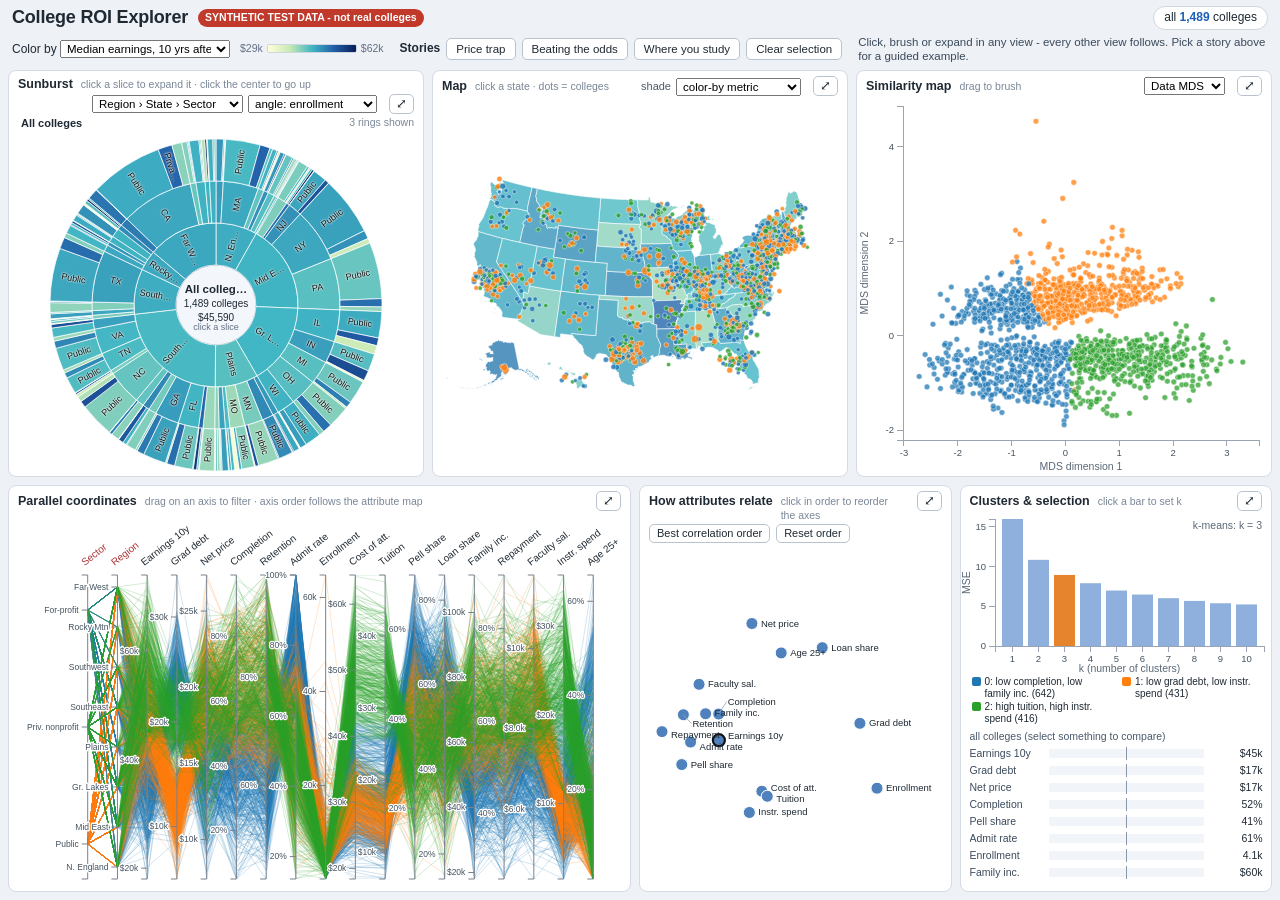
<file: index.html>
<!DOCTYPE html>
<html lang="en">
<head>
<meta charset="utf-8">
<title>College ROI Explorer — CSE 332 Capstone</title>
<link rel="stylesheet" href="style.css">
<!-- d3.v3.js is the same course-provided library as the labs. If you have the course copy, drop it over d3/d3.v3.js.
     states.js  = US state outlines (made once by tools/build_geo.js)
     data.js    = ALL analysis results (PCA, k-means, MDS, ...) made once by prepare.py. This page only reads and draws them.
     main.js    = draws everything and links the views through one shared selection.
     This page = ONE screen, all six views always visible. index_tabs.html is the same dashboard with optional focus tabs. -->
<script src="d3/d3.v3.js"></script>
<script src="states.js"></script>
<script src="data.js"></script>
</head>
<body>

<header id="top">
  <div class="brand">
    <h1>College ROI Explorer</h1>
    <span id="synthTag" class="synth" hidden>SYNTHETIC TEST DATA - not real colleges</span>
  </div>
  <div id="badge" class="badge"></div>
</header>

<div id="bar2">
  <div class="ctl">
    <label>Color by <select id="colorBy"></select></label>
    <span class="ramp"><span id="rampMin"></span><span id="rampBar"></span><span id="rampMax"></span></span>
  </div>
  <div class="stories">
    <b>Stories</b>
    <button id="st1" title="High net price, low earnings">Price trap</button>
    <button id="st2" title="High Pell share, strong completion">Beating the odds</button>
    <button id="st3" title="Zoom the sunburst into one region and compare its states">Where you study</button>
    <button id="clearAll">Clear selection</button>
  </div>
  <div id="story" class="story">Click, brush or expand in any view - every other view follows. Pick a story above for a guided example.</div>
</div>

<main id="grid">
  <section class="panel" id="p-sun">
    <div class="ph"><h2>Sunburst</h2><span class="hint">click a slice to expand it · click the center to go up</span>
      <span class="ctlr"><select id="sunHier" title="Which levels, in which order"></select>
      <select id="sunSize" title="What slice angle means"><option value="enroll">angle: enrollment</option><option value="count">angle: college count</option></select></span></div>
    <div class="crumb" id="sunCrumb"></div>
    <div class="pb" id="b-sun"></div>
  </section>

  <section class="panel" id="p-map">
    <div class="ph"><h2>Map</h2><span class="hint">click a state · dots = colleges</span>
      <span class="ctlr">shade <select id="mapShade"></select></span></div>
    <div class="pb" id="b-map"></div>
  </section>

  <section class="panel" id="p-emb">
    <div class="ph"><h2>Similarity map</h2><span class="hint">drag to brush</span>
      <span class="ctlr"><select id="embView"><option value="mds">Data MDS</option><option value="pca">PCA biplot</option><option value="scatter">Scatterplot</option></select>
      <select id="embX"></select> <select id="embY"></select></span></div>
    <div class="pb" id="b-emb"></div>
  </section>

  <section class="panel" id="p-pcp">
    <div class="ph"><h2>Parallel coordinates</h2><span class="hint">drag on an axis to filter · axis order follows the attribute map</span></div>
    <div class="pb" id="b-pcp"></div>
  </section>

  <section class="panel" id="p-vmds">
    <div class="ph"><h2>How attributes relate</h2><span class="hint">click in order to reorder the axes</span></div>
    <div class="pbtn"><button id="bestOrder">Best correlation order</button><button id="resetOrder">Reset order</button></div>
    <div class="pb" id="b-vmds"></div>
  </section>

  <section class="panel" id="p-side">
    <div class="ph"><h2>Clusters &amp; selection</h2><span class="hint">click a bar to set k</span></div>
    <div id="sideBox"><div id="sideFit">
      <div id="b-elbow"></div>
      <div id="b-legend"></div>
      <div id="b-summary"></div>
    </div></div>
  </section>
</main>

<div id="tip"></div>
<script src="main.js"></script>
</body>
</html>
</file>
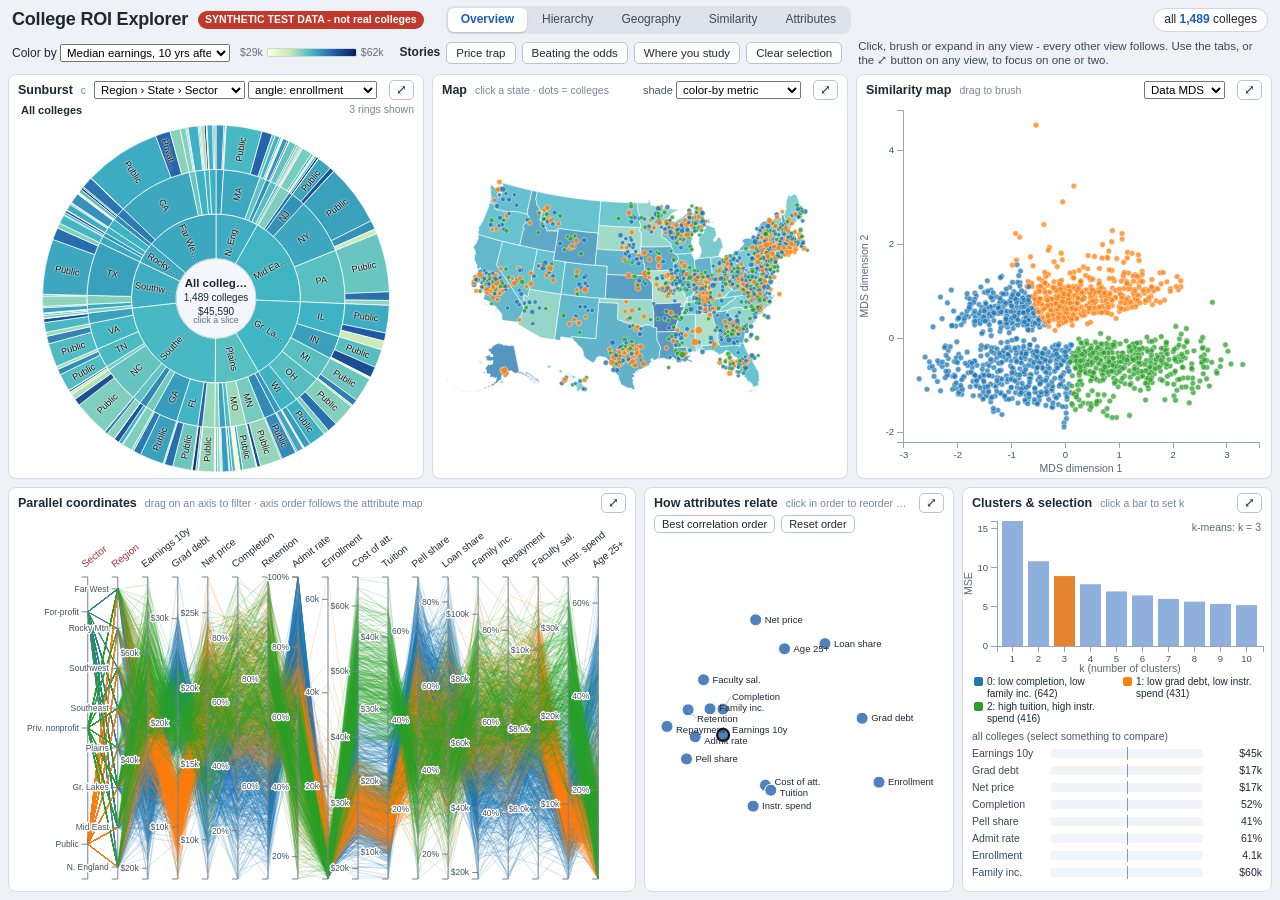
<file: index_tabs.html>
<!DOCTYPE html>
<html lang="en">
<head>
<meta charset="utf-8">
<title>College ROI Explorer — CSE 332 Capstone</title>
<link rel="stylesheet" href="style.css">
<!-- d3.v3.js is the same course-provided library as the labs. If you have the course copy, drop it over d3/d3.v3.js.
     states.js  = US state outlines (made once by tools/build_geo.js)
     data.js    = ALL analysis results (PCA, k-means, MDS, ...) made once by prepare.py. This page only reads and draws them.
     main.js    = draws everything and links the views through one shared selection. The tabs (LAYOUTS in main.js) are
                  different arrangements of the SAME panels below; panels that are not on screen are simply not built. -->
<script src="d3/d3.v3.js"></script>
<script src="states.js"></script>
<script src="data.js"></script>
</head>
<body>

<header id="top">
  <div class="brand">
    <h1>College ROI Explorer</h1>
    <span id="synthTag" class="synth" hidden>SYNTHETIC TEST DATA - not real colleges</span>
  </div>
  <nav id="tabs" aria-label="Views">
    <button class="tab on" data-l="overview" title="All views at once (key 1)">Overview</button>
    <button class="tab" data-l="hier" title="Sunburst + slice details (key 2)">Hierarchy</button>
    <button class="tab" data-l="geo" title="Map + state ranking (key 3)">Geography</button>
    <button class="tab" data-l="sim" title="Similarity map + clusters (key 4)">Similarity</button>
    <button class="tab" data-l="attr" title="Parallel coordinates + attribute map (key 5)">Attributes</button>
  </nav>
  <div id="badge" class="badge"></div>
</header>

<div id="bar2">
  <div class="ctl">
    <label>Color by <select id="colorBy"></select></label>
    <span class="ramp"><span id="rampMin"></span><span id="rampBar"></span><span id="rampMax"></span></span>
  </div>
  <div class="stories">
    <b>Stories</b>
    <button id="st1" title="High net price, low earnings (opens the Similarity tab)">Price trap</button>
    <button id="st2" title="High Pell share, strong completion (opens the Similarity and Attributes views)">Beating the odds</button>
    <button id="st3" title="Zoom into one region and compare its states (opens the Hierarchy tab)">Where you study</button>
    <button id="clearAll">Clear selection</button>
  </div>
  <div id="story" class="story">Click, brush or expand in any view - every other view follows. Use the tabs, or the ⤢ button on any view, to focus on one or two.</div>
</div>

<main id="grid">
  <section class="panel" id="p-sun">
    <div class="ph"><h2>Sunburst</h2><span class="hint">click a slice to expand it · click the center to go up</span>
      <span class="ctlr"><select id="sunHier" title="Which levels, in which order"></select>
      <select id="sunSize" title="What slice angle means"><option value="enroll">angle: enrollment</option><option value="count">angle: college count</option></select></span></div>
    <div class="crumb" id="sunCrumb"></div>
    <div class="pb" id="b-sun"></div>
  </section>

  <section class="panel" id="p-detail">
    <div class="ph"><h2>Slice details</h2><span class="hint">click a row to expand it</span></div>
    <div class="listbox" id="b-detail"></div>
  </section>

  <section class="panel" id="p-map">
    <div class="ph"><h2>Map</h2><span class="hint">click a state · dots = colleges</span>
      <span class="ctlr">shade <select id="mapShade"></select></span></div>
    <div class="pb" id="b-map"></div>
  </section>

  <section class="panel" id="p-rank">
    <div class="ph"><h2>States ranked</h2><span class="hint">click a row to select that state</span></div>
    <div class="listbox" id="b-rank"></div>
  </section>

  <section class="panel" id="p-emb">
    <div class="ph"><h2>Similarity map</h2><span class="hint">drag to brush</span>
      <span class="ctlr"><select id="embView"><option value="mds">Data MDS</option><option value="pca">PCA biplot</option><option value="scatter">Scatterplot</option></select>
      <select id="embX"></select> <select id="embY"></select></span></div>
    <div class="pb" id="b-emb"></div>
  </section>

  <section class="panel" id="p-pcp">
    <div class="ph"><h2>Parallel coordinates</h2><span class="hint">drag on an axis to filter · axis order follows the attribute map</span></div>
    <div class="pb" id="b-pcp"></div>
  </section>

  <section class="panel" id="p-vmds">
    <div class="ph"><h2>How attributes relate</h2><span class="hint">click in order to reorder the axes</span></div>
    <div class="pbtn"><button id="bestOrder">Best correlation order</button><button id="resetOrder">Reset order</button></div>
    <div class="pb" id="b-vmds"></div>
  </section>

  <section class="panel" id="p-side">
    <div class="ph"><h2>Clusters &amp; selection</h2><span class="hint">click a bar to set k</span></div>
    <div id="sideBox"><div id="sideFit">
      <div id="b-elbow"></div>
      <div id="b-legend"></div>
      <div id="b-summary"></div>
    </div></div>
  </section>
</main>

<div id="tip"></div>
<script>window.DASH_TABS = true;</script>
<script src="main.js"></script>
</body>
</html>
</file>
<file: style.css>
/* College ROI Explorer - one screen, no scrolling. Layout = CSS grid sized to the window. */
* { box-sizing: border-box; }
html, body { height: 100%; margin: 0; }
body { display: flex; flex-direction: column; overflow: hidden; background: #eef1f5; color: #1f2933;
       font: 12px/1.3 -apple-system, "Segoe UI", Roboto, Helvetica, Arial, sans-serif; }

/* ---------- header ---------- */
#top { display: flex; align-items: center; gap: 16px; padding: 6px 12px 0; flex: none; white-space: nowrap; }
.brand { display: flex; align-items: center; gap: 10px; min-width: 0; }
h1 { font-size: 18px; margin: 0; letter-spacing: -.2px; }
.synth { background: #c0392b; color: #fff; font-weight: 700; font-size: 10.5px; padding: 2px 7px; border-radius: 10px; }
#tabs { display: flex; gap: 2px; background: #dde3ea; padding: 2px; border-radius: 8px; margin-left: 6px; }
.tab { border: none; background: transparent; padding: 4px 13px; border-radius: 6px; font-size: 12px; color: #3b4a5c; }
.tab:hover { background: #eef3fa; border: none; }
.tab.on { background: #fff; color: #1d5fb8; font-weight: 700; box-shadow: 0 1px 2px rgba(0,0,0,.18); }
.badge { margin-left: auto; font-size: 12px; padding: 3px 10px; border-radius: 12px; background: #fff; border: 1px solid #cfd6de; }
.badge b { color: #1d5fb8; }
#bar2 { display: flex; align-items: center; gap: 16px; padding: 5px 12px 3px; flex: none; }
.ctl { display: flex; align-items: center; gap: 10px; white-space: nowrap; }
.ramp { display: inline-flex; align-items: center; gap: 4px; color: #627084; font-size: 10.5px; }
#rampBar { width: 90px; height: 9px; border-radius: 2px; display: inline-block; border: 1px solid #cfd6de; }
.stories { display: flex; align-items: center; gap: 6px; white-space: nowrap; }
button { font: inherit; font-size: 11.5px; padding: 3px 9px; border: 1px solid #b9c3cf; border-radius: 5px; background: #fff; cursor: pointer; color: #1f2933; }
button:hover { background: #e8f0fb; border-color: #5b8fd6; }
select { font: inherit; font-size: 11.5px; padding: 1px 2px; max-width: 170px; }
.story { flex: 1; min-width: 0; color: #3b4a5c; font-size: 11.5px; line-height: 1.25; max-height: 30px; overflow: hidden; display: -webkit-box; -webkit-line-clamp: 2; -webkit-box-orient: vertical; }

/* ---------- grid ---------- */
#grid { flex: 1; min-height: 0; display: grid; grid-template-columns: repeat(12, minmax(0, 1fr)); grid-template-rows: minmax(0, 1fr) minmax(0, 1fr); gap: 8px; padding: 4px 8px 8px; }
.panel { display: flex; flex-direction: column; min-width: 0; min-height: 0; background: #fff; border: 1px solid #d5dbe3; border-radius: 8px; overflow: hidden; }
.ph { display: flex; align-items: baseline; gap: 8px; padding: 5px 9px 2px; flex: none; white-space: nowrap; }
.ph h2 { font-size: 12.5px; margin: 0; }
.hint { color: #7a8797; font-size: 10.5px; overflow: hidden; text-overflow: ellipsis; min-width: 0; flex: 1 1 auto; }
.ctlr { margin-left: auto; font-size: 11px; color: #4a5a6c; flex: none; }
.pb { flex: 1; min-height: 0; position: relative; }
.pb svg, .pb canvas { position: absolute; left: 0; top: 0; }
.pbtn { padding: 0 9px 2px; flex: none; display: flex; gap: 6px; }
.pbtn button { padding: 1px 7px; font-size: 11px; }

/* ---------- side panel ---------- */
#p-side #b-elbow { flex: none; position: relative; }
#b-legend { flex: none; padding: 0 9px 3px; display: grid; grid-template-columns: 1fr 1fr; gap: 1px 8px; }
.chip { display: flex; align-items: flex-start; gap: 4px; font-size: 10px; line-height: 1.2; cursor: pointer; padding: 0 2px; border-radius: 3px; min-width: 0; }
.chip:hover { background: #eaf1fb; }
.chip.on { background: #dde9fa; outline: 1px solid #5b8fd6; }
.chip.off { opacity: .4; }
.chip i { flex: none; width: 9px; height: 9px; margin-top: 1px; border-radius: 2px; }
.chip span { min-width: 0; white-space: normal; overflow-wrap: anywhere; }
#b-summary { padding: 2px 9px 6px; display: grid; grid-template-columns: repeat(auto-fill, minmax(190px, 1fr)); column-gap: 14px; align-content: start; }
#b-summary .sumhead { grid-column: 1 / -1; }
.sumhead { font-size: 10.5px; color: #4a5a6c; margin-bottom: 2px; line-height: 1.25; }
.srow { display: flex; align-items: center; height: 17px; font-size: 10.5px; }
.srow .nm { flex: none; width: 74px; color: #3b4a5c; overflow: hidden; white-space: nowrap; text-overflow: ellipsis; }
.srow .tr { position: relative; flex: 1; height: 9px; background: #f1f4f8; margin: 0 5px; border-radius: 2px; }
.srow .tr:after { content: ""; position: absolute; left: 50%; top: -2px; bottom: -2px; width: 1px; background: #8b97a6; }
.srow .bar { position: absolute; top: 0; height: 100%; background: #3e7cc4; transition: left .5s, width .5s, background .5s; }
.srow .vl { flex: none; width: 54px; text-align: right; font-variant-numeric: tabular-nums; color: #1f2933; }

/* ---------- svg bits ---------- */
.axis path, .axis line, .x-axis path, .x-axis line, .y-axis path, .y-axis line { fill: none; stroke: #9aa5b4; shape-rendering: crispEdges; }
.axis text, .x-axis text, .y-axis text { font-size: 9.5px; fill: #44525f; }
.axis-label { font-size: 10.5px; fill: #5a6877; }
.bar-rect { fill: #8fb0dc; cursor: pointer; }
.bar-rect.selected { fill: #e6842e; }
.bar-rect:hover { fill: #ffa94d; }
.dim { fill: #b8c0ca !important; fill-opacity: .22 !important; stroke: none !important; }
.dot { stroke: #fff; stroke-width: .4px; cursor: pointer; }
.state { stroke: #fff; stroke-width: .6px; cursor: pointer; }
.state.picked { stroke: #111; stroke-width: 1.8px; }
.state:hover { stroke: #444; stroke-width: 1.2px; }
.state.nohit { fill-opacity: .3; }
.arc { stroke: #fff; stroke-width: .7px; cursor: pointer; }
.arc:hover { stroke: #111; stroke-width: 1.4px; }
.arc.focus { stroke: #111; stroke-width: 1.6px; }
.arclabel { font-size: 9px; fill: #111; pointer-events: none; text-shadow: 0 0 2px #fff, 0 0 2px #fff; }
.center-c { fill: #fff; stroke: #8b97a6; cursor: pointer; }
.center-t { fill: #1f2933; pointer-events: none; text-anchor: middle; }
.center-t.c1 { font-size: 11.5px; font-weight: 700; }
.center-t.c2 { font-size: 10px; }
.center-t.c3 { font-size: 9px; fill: #627084; }
.arrow { stroke: #c0392b; stroke-width: 1.2; fill: none; }
.arrow-label { font-size: 9px; fill: #c0392b; pointer-events: none; }
.hover-ring { fill: none; stroke: #111; stroke-width: 1.6px; pointer-events: none; }
.mds-point { cursor: pointer; }
.mds-label { font-size: 9.5px; fill: #1f2933; pointer-events: none; }
.mds-badge { font-size: 8.5px; font-weight: 700; fill: #fff; pointer-events: none; text-anchor: middle; }
.pcp-axis-line { stroke: #77828f; stroke-width: 1.2; }
.pcp-axis .domain { fill: none; stroke: #77828f; }
.pcp-axis .tick line { stroke: #77828f; }
.pcp-axis .tick text { font-size: 8.5px; fill: #44525f; paint-order: stroke; stroke: #fff; stroke-width: 2.5px; stroke-linejoin: round; }
.pcp-axis .tick text.cat { paint-order: stroke; stroke: #fff; stroke-width: 3px; stroke-linejoin: round; }
.pcp-label { font-size: 10px; fill: #1f2933; cursor: default; }
.pcp-label.cat { fill: #a33; }
.pcp-label.hl { font-weight: 700; fill: #1d5fb8; }
.brush .extent { fill: #3e7cc4; fill-opacity: .18; stroke: #3e7cc4; stroke-width: 1px; shape-rendering: crispEdges; }
.brush .resize rect { fill: #3e7cc4; fill-opacity: .0; }

#tip { position: fixed; display: none; pointer-events: none; z-index: 20; background: rgba(25,32,41,.94); color: #fff; padding: 6px 9px; border-radius: 5px; font-size: 11.5px; line-height: 1.35; max-width: 280px; }
#tip b { font-size: 12.5px; }
#tip .k { color: #a9b6c6; }

.mds-leader { stroke-width: .8px; pointer-events: none; }

/* ---------- tabs / focus mode ---------- */
.maxbtn { flex: none; padding: 0 6px; font-size: 13px; line-height: 18px; margin-left: 4px; }
.panel.enter { animation: pop .3s ease-out; }
@keyframes pop { from { opacity: 0; transform: scale(.982); } to { opacity: 1; transform: none; } }

/* ---------- sunburst breadcrumb ---------- */
.crumb { flex: none; display: flex; align-items: center; gap: 4px; padding: 0 9px 2px; font-size: 11px; white-space: nowrap; overflow: hidden; min-height: 17px; }
.crumb .cr { color: #1d5fb8; cursor: pointer; padding: 0 3px; border-radius: 3px; }
.crumb .cr:hover { background: #eaf1fb; text-decoration: underline; }
.crumb .cr.cur { color: #1f2933; font-weight: 700; cursor: default; background: none; text-decoration: none; }
.crumb .sep { color: #9aa5b4; }
.crumb .rings { margin-left: auto; color: #7a8797; font-size: 10.5px; padding-left: 8px; }
.arc.pinned { stroke: #111; stroke-width: 2px; }
.dot.peek { stroke: #111; stroke-width: 1.1px; }
.state.hl { stroke: #111; stroke-width: 2px; }

/* ---------- list panels (slice details, state ranking) ---------- */
.listbox { flex: 1; min-height: 0; overflow-y: auto; padding: 2px 10px 8px; }
.dtitle { font-size: 15px; font-weight: 700; margin: 2px 0 1px; }
.dkpi { color: #3b4a5c; margin-bottom: 4px; }
.dkpi b { color: #1d5fb8; }
.dsub { margin: 9px 0 3px; font-size: 10.5px; color: #627084; text-transform: uppercase; letter-spacing: .4px; }
.card { border: 1px solid #cfd6de; border-radius: 6px; padding: 6px 8px; margin: 6px 0; background: #fafbfd; font-size: 11.5px; line-height: 1.45; }
.card b { font-size: 12.5px; }
.card .k { color: #627084; }
.crow { display: flex; align-items: center; gap: 6px; height: 21px; cursor: pointer; border-radius: 3px; padding: 0 3px; font-size: 11px; }
.crow:hover { background: #eaf1fb; }
.crow.on { background: #dde9fa; }
.crow.off { opacity: .45; }
.crow .rk { width: 20px; color: #8b97a6; text-align: right; flex: none; font-size: 10px; }
.crow .cn { width: 36%; overflow: hidden; text-overflow: ellipsis; white-space: nowrap; flex: none; }
.crow .cb { flex: 1; height: 10px; background: #f1f4f8; border-radius: 2px; position: relative; }
.crow .cb i { position: absolute; left: 0; top: 0; bottom: 0; border-radius: 2px; transition: width .4s; }
.crow .cv { width: 62px; text-align: right; flex: none; font-variant-numeric: tabular-nums; }
.crow .cc { width: 34px; text-align: right; color: #8b97a6; flex: none; font-size: 10px; }
.more { color: #7a8797; font-size: 11px; padding: 4px 3px; }

/* ---------- additions for the drill-down sunburst ---------- */
.arc.center { cursor: pointer; stroke: #8b97a6; stroke-width: 1px; }
.arc.center:hover { fill: #e4edf9 !important; }
.arc.leafarc { stroke-width: .4px; }
.arc.hv { stroke: #c0392b; stroke-width: 2.4px; }
.crow.hl { background: #eaf1fb; }
#tabs .tab#focusBack { font-weight: 600; }

/* ---------- single-screen pseudo-zoom: click a title bar, that view grows, the others shrink (always all visible) ---------- */
#grid.rows { display: flex; flex-direction: column; }
#grid.rows .grow { display: flex; gap: 8px; flex: 1 1 0; min-height: 0; transition: flex-grow .38s ease; }
#grid.rows .panel { flex: 1 1 0; transition: flex-grow .38s ease, border-color .2s, box-shadow .2s; }
#grid.rows .ph { cursor: pointer; }
#grid.rows .panel.zoomed { border-color: #b3470c; box-shadow: 0 0 0 1px #b3470c inset; }
#grid.rows .ph { min-width: 0; }
#grid.rows .ph .ctlr { min-width: 0; overflow: hidden; flex: 0 1 auto; }
#grid.rows .ph select { min-width: 0; max-width: 100%; }
#grid.rows .ph h2, #grid.rows .maxbtn { flex: none; }

/* nothing may be cut off: wrapping headers, minimum panel size, side panel scaled to fit */
#sideBox { flex: 1; min-height: 0; overflow: hidden; position: relative; }
#sideFit { transform-origin: 0 0; }
#b-elbow svg, .pb svg { display: block; }
#grid.rows .panel { min-width: 250px; }
#grid.rows .ph { flex-wrap: wrap; row-gap: 1px; }
#grid.rows .ph .hint { flex: 1 1 120px; min-width: 90px; white-space: normal; overflow: visible; text-overflow: clip; }
#grid.rows .ph .ctlr { overflow: visible; flex: 0 1 auto; display: flex; flex-wrap: wrap; gap: 3px 5px; justify-content: flex-end; align-items: center; }
#grid.rows .ph select { max-width: none; }
#grid.rows .ph .hint { overflow: visible; text-overflow: clip; white-space: normal; }
</file>
